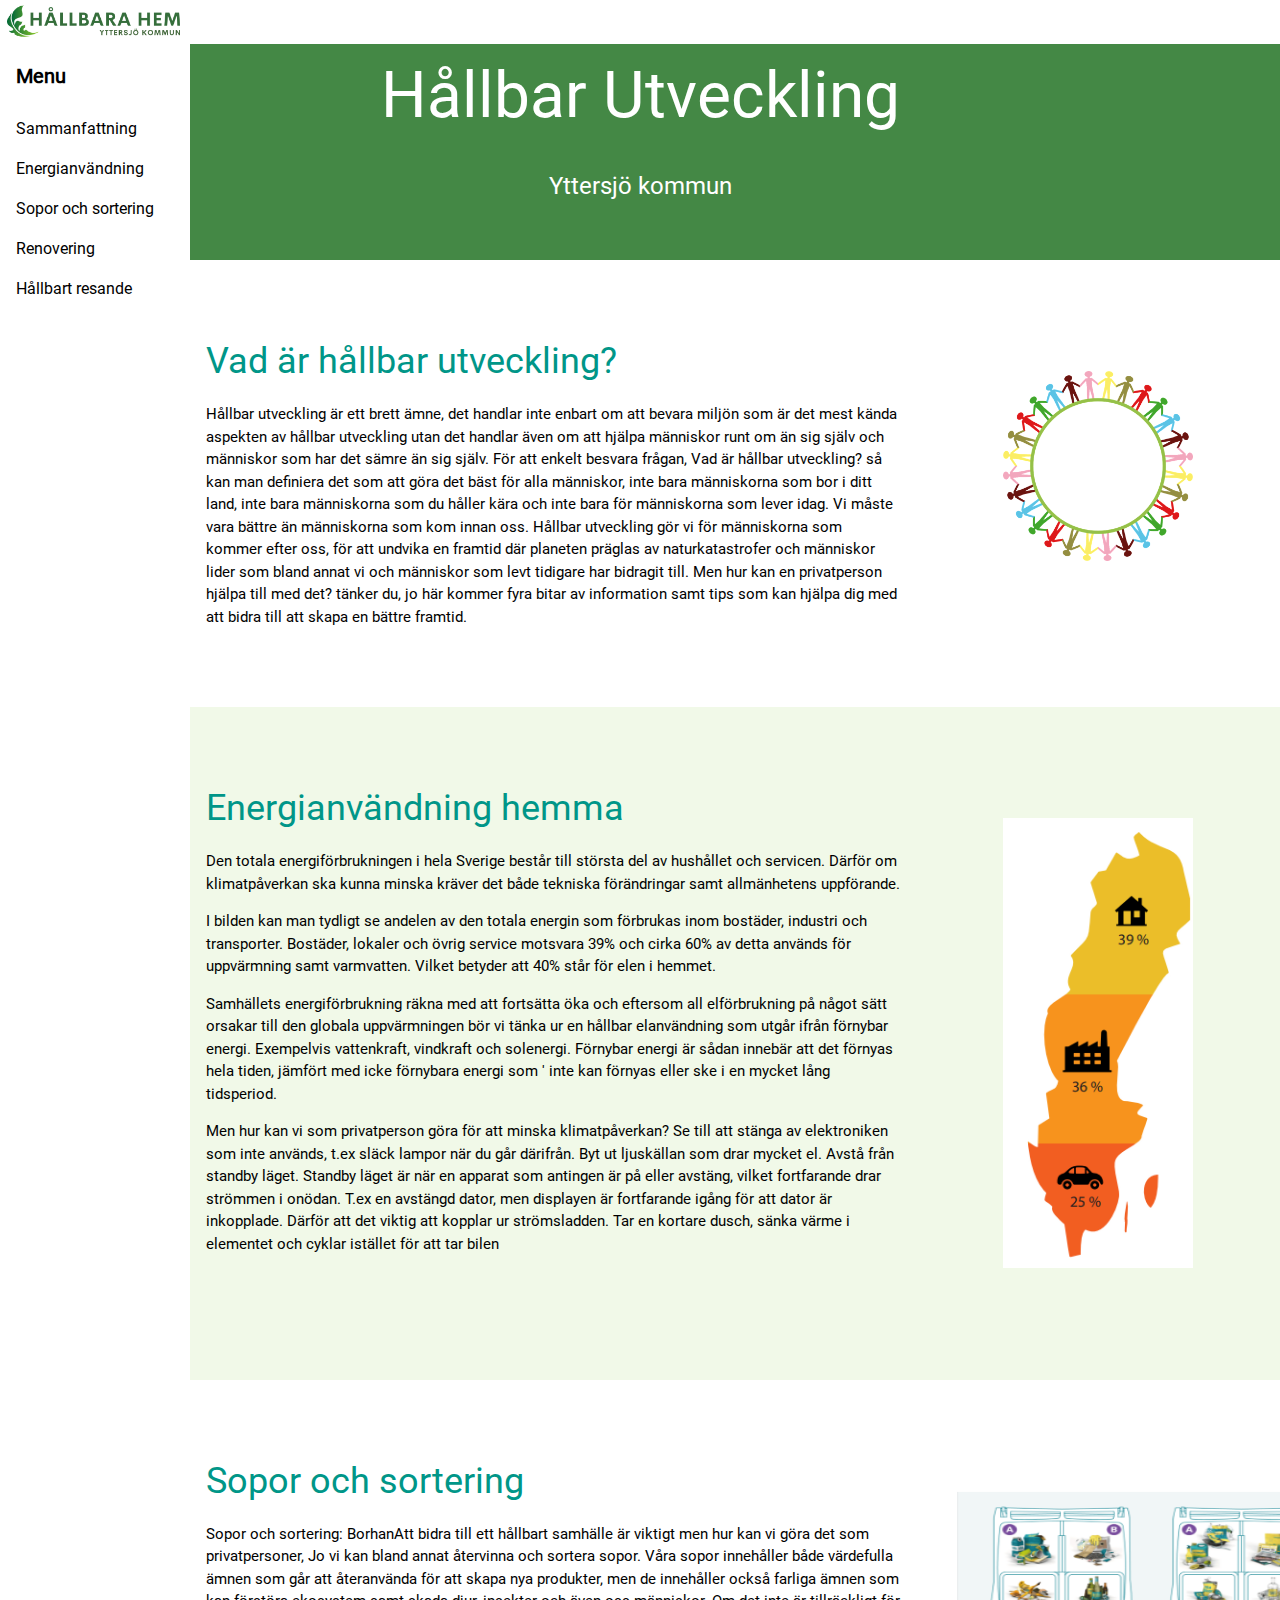
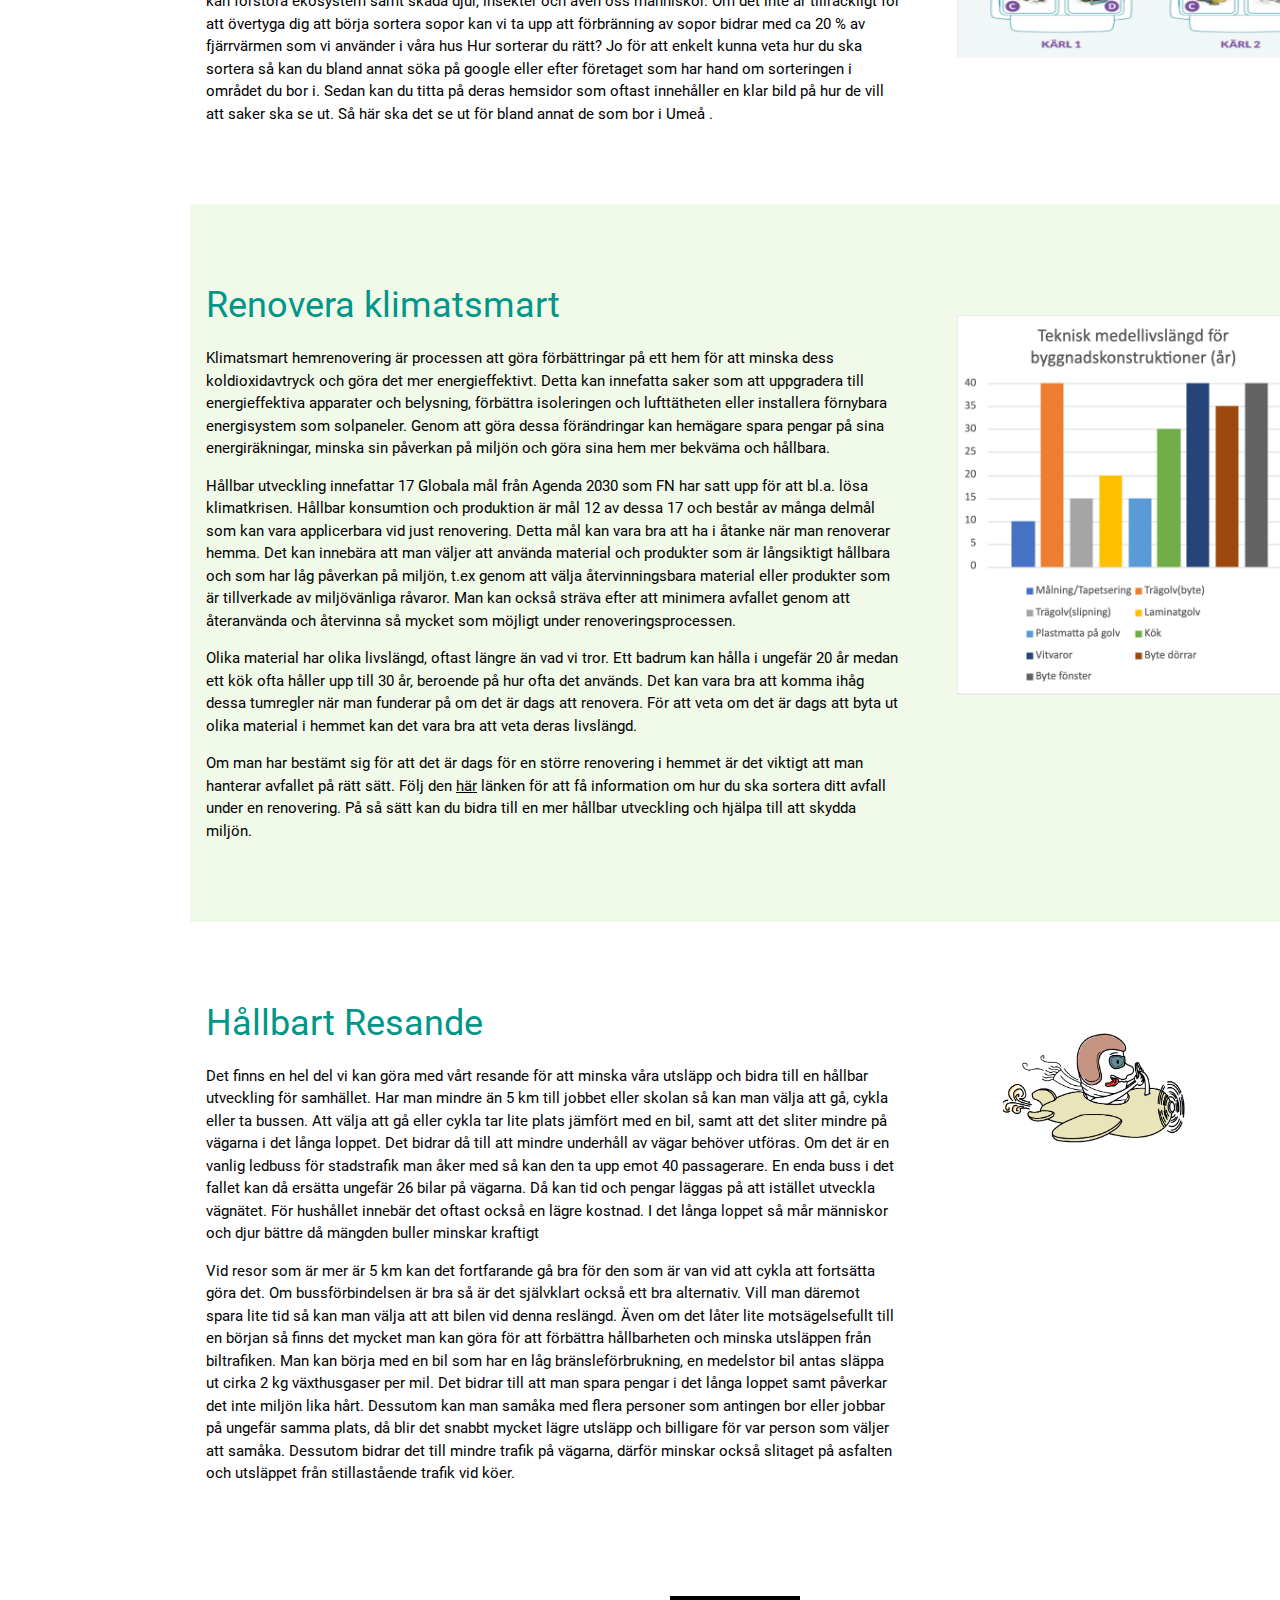
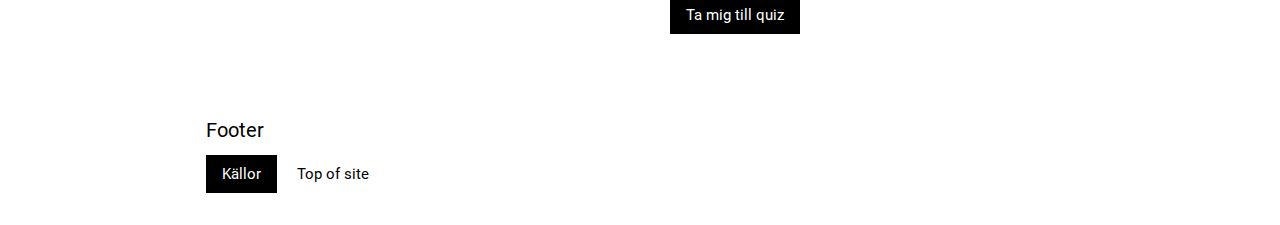
<file: index.html>
<!DOCTYPE html>
<html lang="en">
    
<head>
    <title>Hållbar Utveckling - Yttersjö Kommun</title>
    <meta charset="UTF-8">
    <meta name="viewport" content="width=device-width, initial-scale=1">
    <link rel="stylesheet" href="W3.css">
    <link rel="stylesheet" href="fonts.css">
    <!-- <link rel="stylesheet" href="font-awesome.min.css"> --><!-- not used anymore-->
    <link rel="stylesheet" href="https://cdnjs.cloudflare.com/ajax/libs/font-awesome/4.7.0/css/font-awesome.min.css">
    
    <style>html,body,h1,h2,h3,h4,h5,h6 {
            font-family: "Roboto", sans-serif;
        }

        .w3-sidebar {
            z-index: 3;
            width: 190px;
            top: 43px;
            bottom: 0;
            height: inherit;
        }
    </style>
</head>

<body>

    <!-- Navbar -->
    <div class="w3-top">
        <div class="w3-bar w3-theme w3-top w3-left-align w3-large">
            <a class="w3-bar-item w3-button w3-right w3-hide-large w3-hover-white w3-large w3-theme-l1"
                href="javascript:void(0)" onclick="w3_open()"><i class="fa fa-bars"></i></a>

                
            <a href="#" class="w3-theme-l1">
            <img src="logo.png" width="190" height="44" alt="logo"usemap="#logo">
            </a>
        </div>
    </div>

    <!-- Header -->
    
    <header class="w3-container w3-green w3-center" style="padding:32px 16px">
        <h1 id="top" class="w3-margin w3-jumbo">Hållbar Utveckling</h1>
        <p class="w3-xlarge">Yttersjö kommun</p>
    </header>

    <!-- Sidebar -->
    <nav class="w3-sidebar w3-bar-block w3-collapse w3-large w3-theme-l5 w3-animate-left" id="mySidebar">
        <a href="javascript:void(0)" onclick="w3_close()"
            class="w3-right w3-xlarge w3-padding-large w3-hover-black w3-hide-large" title="Close Menu">
            <i class="fa fa-remove"></i>
        </a>
        <h4 class="w3-bar-item"><b>Menu</b></h4>
        <h6><a class="w3-bar-item w3-button w3-hover-black" href="#summary">Sammanfattning</a>
        <a class="w3-bar-item w3-button w3-hover-black" href="#thai">Energianvändning</a>
        <a class="w3-bar-item w3-button w3-hover-black" href="#borhan">Sopor och sortering</a>
        <a class="w3-bar-item w3-button w3-hover-black" href="#albin">Renovering</a>
        <a class="w3-bar-item w3-button w3-hover-black" href="#joachim">Hållbart resande</a></h6>
    </nav>

    <!-- Overlay effect when opening sidebar on small screens -->
    <div class="w3-overlay w3-hide-large" onclick="w3_close()" style="cursor:pointer" title="close side menu"
        id="myOverlay"></div>

    <!-- Main content: shift it to the right by 200 pixels when the sidebar is visible -->
    <div class="w3-main" style="margin-left:190px">

        <div id="summary" class="w3-row w3-padding-64">
            <div class="w3-twothird w3-container">
                <h1  class="w3-text-teal">Vad är hållbar utveckling?</h1>
                <p>Hållbar utveckling är ett brett ämne, det handlar inte enbart om att bevara miljön som är det mest kända aspekten av hållbar
                     utveckling utan det handlar även om att hjälpa människor runt om än sig själv och människor som har det sämre än sig själv.
                      För att enkelt besvara frågan, Vad är hållbar utveckling? så kan man definiera det som att göra det bäst för alla människor,
                       inte bara människorna som bor i ditt land, inte bara människorna som du håller kära och inte bara för människorna som lever idag.
                        Vi måste vara bättre än människorna  som kom innan oss. Hållbar utveckling gör vi för människorna som kommer efter oss, för att
                         undvika en framtid där planeten präglas av naturkatastrofer och människor lider som bland annat vi och människor som levt tidigare
                          har bidragit till. Men hur kan en privatperson hjälpa till med det? tänker du, 
                    jo här kommer fyra bitar av information samt tips som kan hjälpa dig med att bidra till att skapa en bättre framtid.</p>
            </div>
            <div class="w3-third w3-container">
                <p class="w3-padding-large w3-padding-32 w3-center">
                    <img src="img1.png" width="190" height="190">
                </p>

            </div>
        </div>

        <div id="thai" class="w3-row w3-light-green w3-padding-64 ">
            <div class="w3-twothird w3-container">
                <h1  class="w3-text-teal">Energianvändning hemma</h1>
                <p>Den totala energiförbrukningen i hela Sverige består till största del av hushållet och servicen. 
                Därför om klimatpåverkan ska kunna minska kräver det både tekniska förändringar samt allmänhetens uppförande.</p>
                <p>
                    I bilden kan man tydligt se andelen av den totala energin som förbrukas inom bostäder, industri och transporter. 
                    Bostäder, lokaler och övrig service motsvara 39% och cirka 60% av detta används för uppvärmning samt varmvatten. 
                    Vilket betyder att 40% står för elen i hemmet.
                </p>
                <p>
                    Samhällets energiförbrukning räkna med att fortsätta öka och eftersom all elförbrukning på något sätt orsakar till 
                    den globala uppvärmningen bör vi tänka ur en hållbar elanvändning som utgår ifrån förnybar energi. Exempelvis vattenkraft, 
                    vindkraft och solenergi. Förnybar energi är sådan innebär att det förnyas hela tiden, jämfört med icke förnybara energi som '
                    inte kan förnyas eller ske i en mycket lång tidsperiod.
                </p>
                <p>
                    Men hur kan vi som privatperson göra för att minska klimatpåverkan?
                    Se till att stänga av elektroniken som inte används, t.ex släck lampor när du går därifrån. Byt ut ljuskällan som 
                    drar mycket el. Avstå från standby läget. Standby läget är när en apparat som antingen är på eller avstäng, vilket fortfarande drar 
                    strömmen i onödan. T.ex en avstängd dator, men displayen är fortfarande igång för att dator är inkopplade. Därför att det viktig att kopplar 
                    ur strömsladden. Tar en kortare dusch, sänka värme i elementet och cyklar istället för att tar bilen
                </p>
            
            </div>
            <div class="w3-third w3-container">
                <p class=" w3-padding-large w3-padding-32 w3-center">
                    <img src="img2.png" width="190" height="450">
                </p>
               
            </div>
        </div>

        <div id="borhan" class="w3-row w3-padding-64">
            <div class="w3-twothird w3-container">
                <h1  class="w3-text-teal">Sopor och sortering</h1>
                <p>Sopor och sortering: BorhanAtt bidra till ett hållbart samhälle är viktigt men hur kan vi göra det som privatpersoner, Jo vi kan bland annat 
                    återvinna och sortera sopor. Våra sopor innehåller både värdefulla ämnen som går att återanvända för att skapa nya produkter, men de innehåller
                     också farliga ämnen som kan förstöra ekosystem samt skada djur, insekter och även oss människor. Om det inte är tillräckligt för att övertyga 
                     dig att börja sortera sopor kan vi ta upp att förbränning av sopor bidrar med ca 20 % av fjärrvärmen som vi använder i våra hus
                    Hur sorterar du rätt? Jo för att enkelt kunna veta hur du ska sortera så kan du bland annat söka på google eller efter företaget som har hand 
                    om sorteringen i området du bor i. Sedan kan du titta på deras hemsidor som oftast innehåller en klar bild på  hur de vill att saker ska se ut.
                     Så här ska det se ut för bland annat de som bor i Umeå .
                    </p>
            </div>
            <div class="w3-third w3-container">
                <p class="w3-padding-large w3-padding-32 w3-center">
                    <img src="img3.png" width="380" height="170">
                </p>
               
            </div>
        </div>

        <div id="albin" class="w3-row w3-padding-64 w3-light-green" >
            <div class="w3-twothird w3-container">
                <h1  class="w3-text-teal">Renovera klimatsmart</h1>
                <p>Klimatsmart hemrenovering är processen att göra förbättringar på ett hem för att minska dess koldioxidavtryck 
                    och göra det mer energieffektivt. Detta kan innefatta saker som att uppgradera till energieffektiva apparater 
                    och belysning, förbättra isoleringen och lufttätheten  eller installera förnybara energisystem som solpaneler. 
                    Genom att göra dessa förändringar kan hemägare spara pengar på sina energiräkningar, minska sin påverkan på 
                    miljön och göra sina hem mer bekväma och hållbara.</p>

                 <p>Hållbar utveckling innefattar 17 Globala mål från Agenda 2030 som FN har satt upp för att bl.a. lösa
                    klimatkrisen. Hållbar konsumtion och produktion är mål 12 av dessa 17 och består av många delmål som kan vara
                    applicerbara vid just renovering. Detta mål kan vara bra att ha i åtanke när man renoverar hemma. Det kan innebära
                    att man väljer att använda material och produkter som är långsiktigt hållbara och som har låg påverkan på miljön,
                    t.ex genom att välja återvinningsbara material eller produkter som är tillverkade av miljövänliga råvaror. Man
                    kan också sträva efter att minimera avfallet genom att återanvända och återvinna så mycket som möjligt under 
                    renoveringsprocessen.</p>  

                <p>Olika material har olika livslängd, oftast längre än vad vi tror. Ett badrum kan hålla i ungefär 20 år medan
                    ett kök ofta håller upp till 30 år, beroende på hur ofta det används. Det kan vara bra att komma ihåg dessa 
                    tumregler när man funderar på om det är dags att renovera. För att veta om det är dags att byta ut olika
                    material i hemmet kan det vara bra att veta deras livslängd. </p>  
                          
                 <p>Om man har bestämt sig för att det är dags för en större renovering i hemmet är det viktigt att man
                    hanterar avfallet på rätt sätt. Följ den 
                    <a href="https://www.umea.se/byggaboochmiljo/avfallochatervinning/materialsorteringvidrivningochrenovering.4.27a2de8b172da059ace4de.html">här</a>
                    länken för att få information om hur du ska sortera ditt avfall
                    under en renovering. På så sätt kan du bidra till en mer hållbar utveckling och hjälpa till att skydda miljön.</p>      
            </div>
            <div class="w3-third w3-container">
                <p class=" w3-padding-large w3-padding-32 w3-center">
                    <img src="img6.png" width="350" height="380">
                </p>
               
            </div>
        </div>

        <div id="joachim" class="w3-row w3-padding-64">
            <div class="w3-twothird w3-container">
                <h1  class="w3-text-teal">Hållbart Resande</h1>
                <p>Det finns en hel del vi kan göra med vårt resande för att minska våra utsläpp och bidra till en hållbar utveckling för samhället.
                    Har man mindre än 5 km till jobbet eller skolan så kan man välja att gå, cykla eller ta bussen.
                    Att välja att gå eller cykla tar lite plats jämfört med en bil, samt att det sliter mindre på vägarna i det långa loppet.
                    Det bidrar då till att mindre underhåll av vägar behöver utföras.
                    Om det är en vanlig ledbuss för stadstrafik man åker med så kan den ta upp emot 40 passagerare.
                    En enda buss i det fallet kan då ersätta ungefär 26 bilar på vägarna.
                    Då kan tid och pengar läggas på att istället utveckla vägnätet.
                    För hushållet innebär det oftast också en lägre kostnad.
                    I det långa loppet så mår människor och djur bättre då mängden buller minskar kraftigt</p>
                <p>Vid resor som är mer är 5 km kan det fortfarande gå bra för den som är van vid att cykla att fortsätta göra det.
                    Om bussförbindelsen är bra så är det självklart också ett bra alternativ.
                    Vill man däremot spara lite tid så kan man välja att att bilen vid denna reslängd.
                    Även om det låter lite motsägelsefullt till en början så finns det mycket man kan göra för att förbättra hållbarheten och minska utsläppen från biltrafiken.
                    Man kan börja med en bil som har en låg bränsleförbrukning, en medelstor bil antas släppa ut cirka 2 kg växthusgaser per mil. Det bidrar till att man spara pengar i det långa loppet samt påverkar det inte miljön lika hårt.
                    Dessutom kan man samåka med flera personer som antingen bor eller jobbar på ungefär samma plats, då blir det snabbt mycket lägre utsläpp och billigare för var person som väljer att samåka.
                    Dessutom bidrar det till mindre trafik på vägarna, därför minskar också slitaget på asfalten och utsläppet från stillastående trafik vid köer.
                    </p>
            </div>
            <div class="w3-third w3-container">
                <p class="w3-padding-large w3-padding-32 w3-center">
                    <img src="img5.png" width="190" height="120">
                </p>
             
            </div>
        </div>

        <!-- Pagination -->
        <div class="w3-center w3-padding-32">
            <div class="w3-bar">

                <a class="w3-button w3-black" href="quiz.html">Ta mig till quiz</a>

            </div>
        </div>

        <footer id="myFooter">
            <div class="w3-container w3-theme-l2 w3-padding-32">
                <h4>Footer</h4>
                <a class="w3-button w3-black" href="sources.html">Källor</a>
                <a class="w3-button" href="#top">Top of site</a>
            
            </div>
        </footer>

        <!-- END MAIN -->
    </div>

    <script>
        // Get the Sidebar
        var mySidebar = document.getElementById("mySidebar");

        // Get the DIV with overlay effect
        var overlayBg = document.getElementById("myOverlay");

        // Toggle between showing and hiding the sidebar, and add overlay effect
        function w3_open() {
            if (mySidebar.style.display === 'block') {
                mySidebar.style.display = 'none';
                overlayBg.style.display = "none";
            } else {
                mySidebar.style.display = 'block';
                overlayBg.style.display = "block";
            }
        }

        // Close the sidebar with the close button
        function w3_close() {
            mySidebar.style.display = "none";
            overlayBg.style.display = "none";
        }
    </script>

</body>

</html>
</file>
<file: fonts.css>
/* cyrillic-ext */
@font-face {
    font-family: 'Roboto';
    font-style: normal;
    font-weight: 400;
    src: url(fonts/KFOmCnqEu92Fr1Mu72xKOzY.woff2) format('woff2');
    unicode-range: U+0460-052F, U+1C80-1C88, U+20B4, U+2DE0-2DFF, U+A640-A69F, U+FE2E-FE2F;
  }
  /* cyrillic */
  @font-face {
    font-family: 'Roboto';
    font-style: normal;
    font-weight: 400;
    src: url(fonts/KFOmCnqEu92Fr1Mu5mxKOzY.woff2) format('woff2');
    unicode-range: U+0301, U+0400-045F, U+0490-0491, U+04B0-04B1, U+2116;
  }
  /* greek-ext */
  @font-face {
    font-family: 'Roboto';
    font-style: normal;
    font-weight: 400;
    src: url(fonts/roboto/v30/KFOmCnqEu92Fr1Mu7mxKOzY.woff2) format('woff2');
    unicode-range: U+1F00-1FFF;
  }
  /* greek */
  @font-face {
    font-family: 'Roboto';
    font-style: normal;
    font-weight: 400;
    src: url(fonts/KFOmCnqEu92Fr1Mu4WxKOzY.woff2) format('woff2');
    unicode-range: U+0370-03FF;
  }
  /* vietnamese */
  @font-face {
    font-family: 'Roboto';
    font-style: normal;
    font-weight: 400;
    src: url(fonts/KFOmCnqEu92Fr1Mu7WxKOzY.woff2) format('woff2');
    unicode-range: U+0102-0103, U+0110-0111, U+0128-0129, U+0168-0169, U+01A0-01A1, U+01AF-01B0, U+1EA0-1EF9, U+20AB;
  }
  /* latin-ext */
  @font-face {
    font-family: 'Roboto';
    font-style: normal;
    font-weight: 400;
    src: url(fonts/KFOmCnqEu92Fr1Mu7GxKOzY.woff2) format('woff2');
    unicode-range: U+0100-024F, U+0259, U+1E00-1EFF, U+2020, U+20A0-20AB, U+20AD-20CF, U+2113, U+2C60-2C7F, U+A720-A7FF;
  }
  /* latin */
  @font-face {
    font-family: 'Roboto';
    font-style: normal;
    font-weight: 400;
    src: url(fonts/KFOmCnqEu92Fr1Mu4mxK.woff2) format('woff2');
    unicode-range: U+0000-00FF, U+0131, U+0152-0153, U+02BB-02BC, U+02C6, U+02DA, U+02DC, U+2000-206F, U+2074, U+20AC, U+2122, U+2191, U+2193, U+2212, U+2215, U+FEFF, U+FFFD;
  }
</file>
